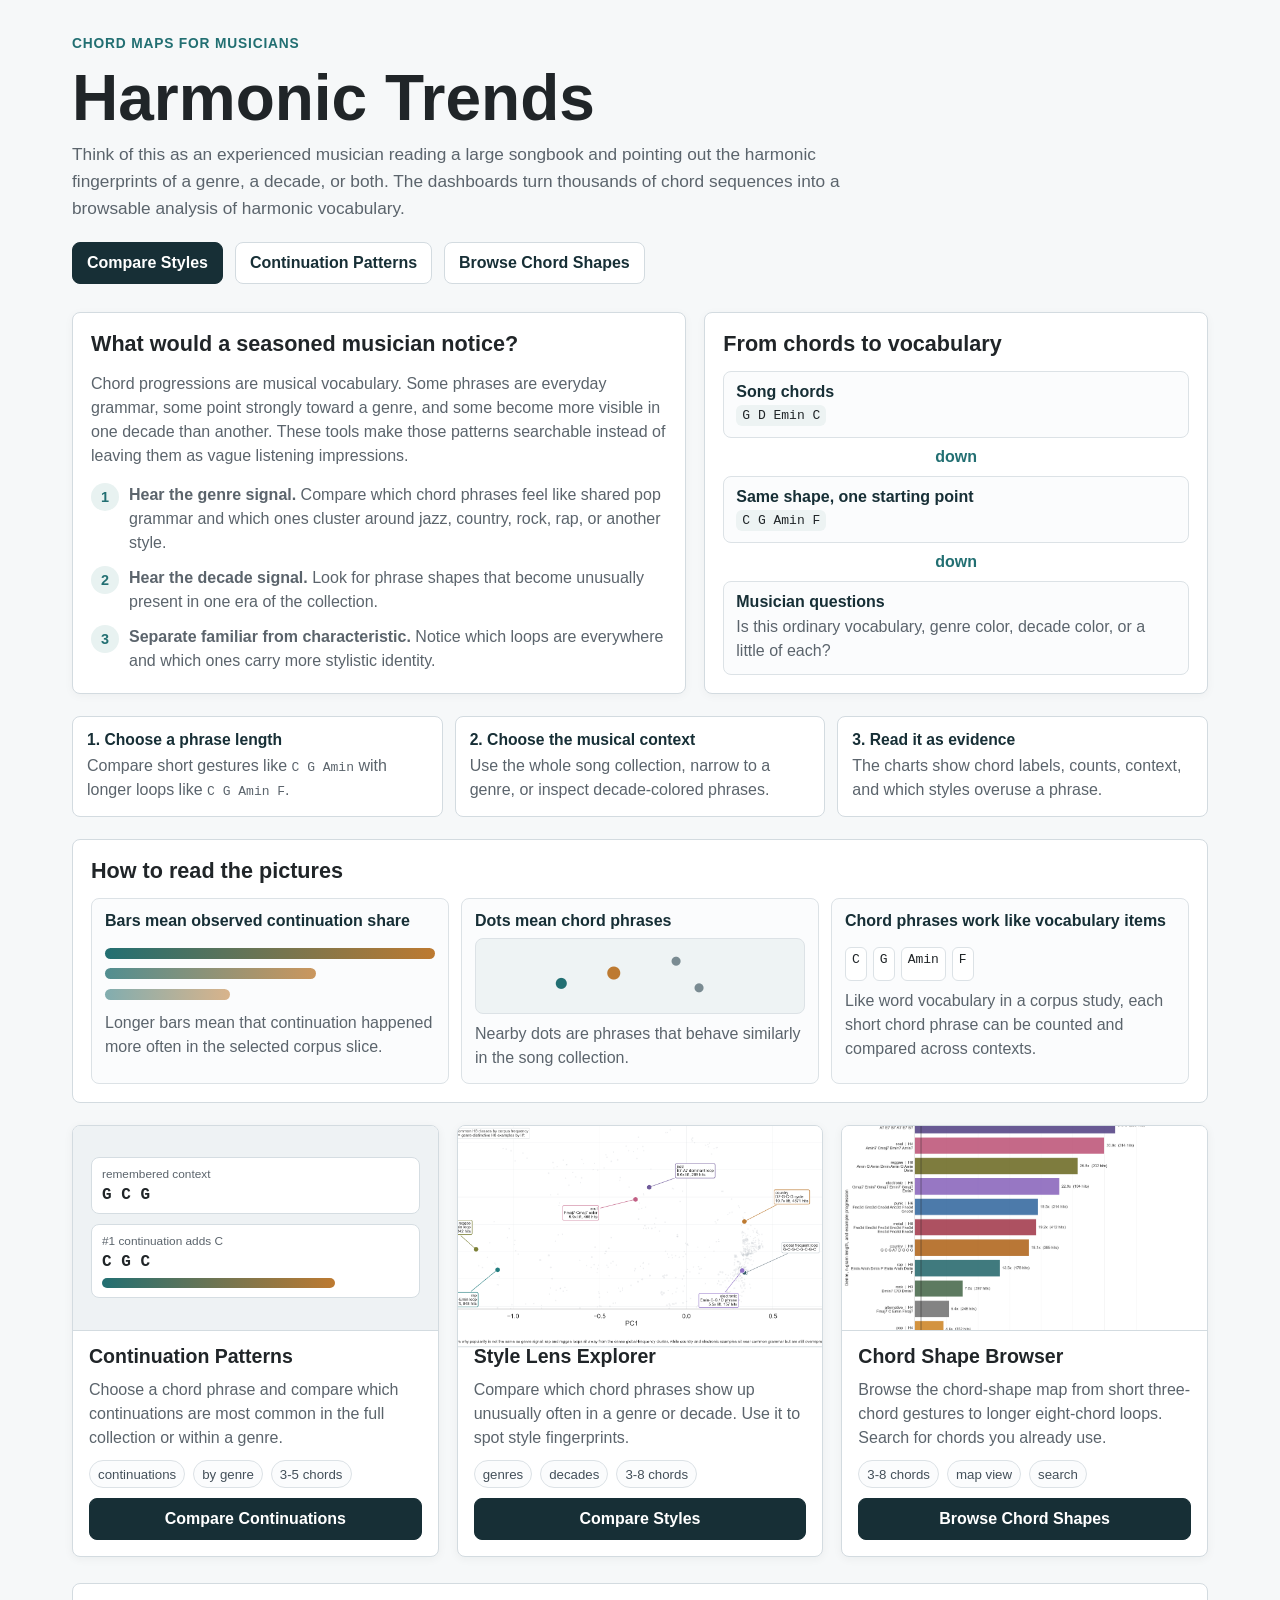
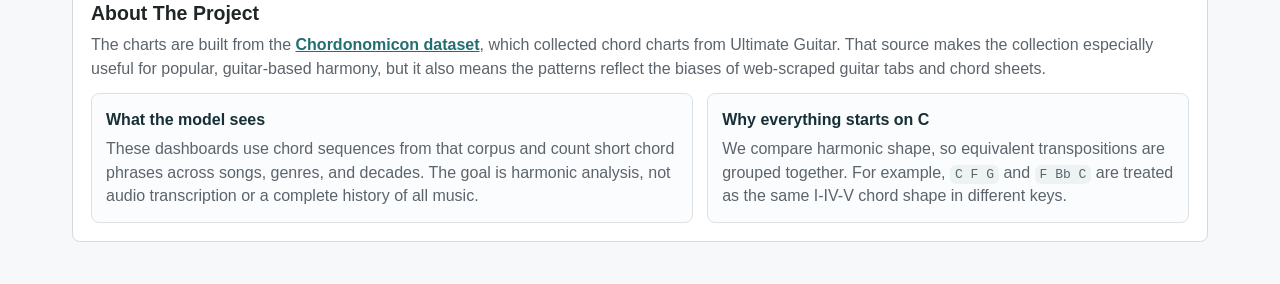
<file: spaces/harmonic-trends/index.html>
<!doctype html>
<html lang="en">
<head>
  <meta charset="utf-8">
  <meta name="viewport" content="width=device-width, initial-scale=1">
  <title>Harmonic Trends</title>
  <style>
    :root {
      color-scheme: light;
      --ink: #202528;
      --muted: #5b646c;
      --line: #d3dbe0;
      --panel: #ffffff;
      --teal: #226f72;
      --dark: #172f36;
      --warm: #bd7a31;
      font-family: -apple-system, BlinkMacSystemFont, "Segoe UI", sans-serif;
    }

    * {
      box-sizing: border-box;
    }

    body {
      margin: 0;
      background: #f6f8f9;
      color: var(--ink);
    }

    main {
      max-width: 1180px;
      margin: 0 auto;
      padding: 34px 22px 42px;
    }

    header {
      display: grid;
      gap: 12px;
      margin-bottom: 28px;
    }

    .kicker {
      margin: 0;
      color: var(--teal);
      font-size: 0.86rem;
      font-weight: 800;
      text-transform: uppercase;
      letter-spacing: 0.06em;
    }

    h1 {
      margin: 0;
      font-size: clamp(2rem, 5vw, 4.4rem);
      line-height: 0.98;
      letter-spacing: 0;
    }

    .lede {
      max-width: 820px;
      margin: 0;
      color: var(--muted);
      font-size: 1.08rem;
      line-height: 1.55;
    }

    .actions {
      display: flex;
      flex-wrap: wrap;
      gap: 12px;
      margin-top: 8px;
    }

    a.button {
      display: inline-flex;
      align-items: center;
      justify-content: center;
      min-height: 42px;
      padding: 10px 14px;
      border-radius: 8px;
      border: 1px solid var(--dark);
      background: var(--dark);
      color: #fff;
      text-decoration: none;
      font-weight: 700;
    }

    a.button:hover,
    a.button:focus-visible {
      filter: brightness(1.06);
      outline: 3px solid rgba(34, 111, 114, 0.18);
      outline-offset: 2px;
    }

    a.button.secondary {
      background: #fff;
      color: var(--dark);
      border-color: var(--line);
    }

    .guide {
      display: grid;
      grid-template-columns: repeat(3, minmax(0, 1fr));
      gap: 12px;
      margin: 0 0 22px;
    }

    .guide-item {
      border: 1px solid var(--line);
      border-radius: 8px;
      background: var(--panel);
      padding: 14px;
    }

    .guide-item strong {
      display: block;
      margin-bottom: 5px;
      color: var(--dark);
      font-size: 0.98rem;
    }

    .why {
      display: grid;
      grid-template-columns: minmax(0, 1fr) minmax(320px, 0.82fr);
      gap: 18px;
      align-items: stretch;
      margin: 0 0 22px;
    }

    .why-copy,
    .diagram {
      border: 1px solid var(--line);
      border-radius: 8px;
      background: var(--panel);
      box-shadow: 0 2px 10px rgba(22, 30, 38, 0.04);
    }

    .why-copy {
      padding: 18px;
      display: grid;
      gap: 12px;
    }

    .why-copy h2,
    .diagram h2,
    .read-guide h2 {
      margin: 0;
      font-size: 1.35rem;
    }

    .use-list {
      display: grid;
      gap: 10px;
      margin: 0;
      padding: 0;
      list-style: none;
    }

    .use-list li {
      display: grid;
      grid-template-columns: 28px minmax(0, 1fr);
      gap: 10px;
      align-items: start;
      color: var(--muted);
      line-height: 1.45;
    }

    .use-list span {
      display: inline-flex;
      align-items: center;
      justify-content: center;
      width: 28px;
      height: 28px;
      border-radius: 50%;
      background: #e8f2f1;
      color: var(--teal);
      font-weight: 800;
      font-size: 0.9rem;
    }

    .diagram {
      padding: 18px;
      display: grid;
      gap: 14px;
    }

    .flow {
      display: grid;
      gap: 10px;
    }

    .flow-step {
      border: 1px solid #dce2e6;
      border-radius: 8px;
      background: #fbfcfd;
      padding: 11px 12px;
      display: grid;
      gap: 4px;
    }

    .flow-step strong {
      color: var(--dark);
    }

    .flow-step code {
      width: fit-content;
      border-radius: 6px;
      background: #edf3f3;
      padding: 3px 6px;
      color: var(--ink);
    }

    .arrow {
      justify-self: center;
      color: var(--teal);
      font-weight: 800;
    }

    .read-guide {
      margin: 0 0 22px;
      padding: 18px;
      border: 1px solid var(--line);
      border-radius: 8px;
      background: var(--panel);
      display: grid;
      gap: 14px;
    }

    .read-grid {
      display: grid;
      grid-template-columns: repeat(3, minmax(0, 1fr));
      gap: 12px;
    }

    .read-card {
      border: 1px solid #dce2e6;
      border-radius: 8px;
      padding: 13px;
      background: #fbfcfd;
      display: grid;
      gap: 8px;
    }

    .read-card strong {
      color: var(--dark);
    }

    .sample-map {
      height: 76px;
      border-radius: 8px;
      border: 1px solid #dce2e6;
      background:
        radial-gradient(circle at 26% 60%, #226f72 0 5px, transparent 6px),
        radial-gradient(circle at 42% 46%, #bd7a31 0 6px, transparent 7px),
        radial-gradient(circle at 61% 30%, #7a8b92 0 4px, transparent 5px),
        radial-gradient(circle at 68% 66%, #7a8b92 0 4px, transparent 5px),
        linear-gradient(#eef3f4, #eef3f4);
    }

    .sample-bars {
      display: grid;
      gap: 6px;
    }

    .sample-bar {
      height: 11px;
      border-radius: 999px;
      background: linear-gradient(90deg, var(--teal), var(--warm));
    }

    .sample-bar:nth-child(2) {
      width: 64%;
      opacity: 0.78;
    }

    .sample-bar:nth-child(3) {
      width: 38%;
      opacity: 0.56;
    }

    .sample-token {
      display: flex;
      flex-wrap: wrap;
      gap: 6px;
    }

    .sample-token code {
      border: 1px solid #dce2e6;
      border-radius: 6px;
      background: #fff;
      padding: 4px 6px;
    }

    .grid {
      display: grid;
      grid-template-columns: repeat(3, minmax(0, 1fr));
      gap: 18px;
    }

    .card {
      display: grid;
      gap: 14px;
      align-content: start;
      min-height: 100%;
      border: 1px solid var(--line);
      border-radius: 8px;
      background: var(--panel);
      overflow: hidden;
      box-shadow: 0 2px 10px rgba(22, 30, 38, 0.05);
    }

    .card img {
      width: 100%;
      aspect-ratio: 16 / 9;
      object-fit: cover;
      object-position: center;
      border-bottom: 1px solid var(--line);
      background: #eef2f4;
    }

    .card img.embedding-thumb {
      object-position: 52% 42%;
      transform: scale(1.16);
    }

    .card img.genre-thumb {
      object-position: 52% 34%;
    }

    .preview {
      aspect-ratio: 16 / 9;
      border-bottom: 1px solid var(--line);
      background: #eef2f4;
      padding: 18px;
      display: grid;
      align-content: center;
      gap: 10px;
    }

    .mini-context,
    .mini-row {
      border: 1px solid #d5dde2;
      border-radius: 8px;
      background: #fff;
      padding: 9px 10px;
    }

    .mini-context span,
    .mini-row span {
      display: block;
      color: var(--muted);
      font-size: 0.74rem;
      margin-bottom: 4px;
    }

    .mini-context code,
    .mini-row code {
      color: var(--ink);
      font-family: ui-monospace, SFMono-Regular, Menlo, Consolas, monospace;
      font-weight: 700;
    }

    .mini-bar {
      height: 10px;
      border-radius: 999px;
      background: linear-gradient(90deg, var(--teal), var(--warm));
      margin-top: 7px;
      width: 76%;
    }

    .card-body {
      display: grid;
      gap: 10px;
      padding: 0 16px 16px;
    }

    h2 {
      margin: 0;
      font-size: 1.22rem;
      line-height: 1.2;
    }

    p {
      margin: 0;
      color: var(--muted);
      line-height: 1.5;
    }

    .tag-row {
      display: flex;
      flex-wrap: wrap;
      gap: 8px;
    }

    .tag {
      display: inline-flex;
      align-items: center;
      min-height: 28px;
      padding: 4px 8px;
      border: 1px solid #dce2e6;
      border-radius: 999px;
      background: #fbfcfd;
      color: #44505a;
      font-size: 0.83rem;
    }

    .section {
      margin-top: 26px;
      padding: 18px;
      border: 1px solid var(--line);
      border-radius: 8px;
      background: var(--panel);
    }

    .section h2 {
      margin-bottom: 8px;
    }

    .source-grid {
      display: grid;
      grid-template-columns: minmax(0, 1fr) minmax(280px, 0.8fr);
      gap: 14px;
      margin-top: 12px;
    }

    .source-card {
      border: 1px solid #dbe1e5;
      border-radius: 8px;
      background: #fbfcfd;
      padding: 14px;
      color: var(--muted);
      line-height: 1.48;
    }

    .source-card strong {
      display: block;
      margin-bottom: 5px;
      color: var(--dark);
    }

    .source-card code {
      border-radius: 6px;
      background: #edf3f3;
      padding: 2px 5px;
    }

    .section a {
      color: var(--teal);
      font-weight: 800;
    }

    @media (max-width: 980px) {
      .why {
        grid-template-columns: 1fr;
      }

      .read-grid,
      .source-grid {
        grid-template-columns: 1fr;
      }

      .grid {
        grid-template-columns: repeat(2, minmax(0, 1fr));
      }
    }

    @media (max-width: 720px) {
      main {
        padding: 24px 14px 34px;
      }

      header {
        gap: 10px;
        margin-bottom: 20px;
      }

      h1 {
        font-size: clamp(2.4rem, 14vw, 3.25rem);
        line-height: 1;
      }

      .lede {
        font-size: 1rem;
      }

      .actions {
        display: grid;
        grid-template-columns: 1fr;
      }

      a.button {
        width: 100%;
        min-height: 46px;
      }

      .preview,
      .card img {
        aspect-ratio: 4 / 3;
      }

      .guide {
        grid-template-columns: 1fr;
        gap: 10px;
      }

      .why-copy,
      .diagram,
      .read-guide {
        padding: 14px;
      }

      .grid {
        grid-template-columns: 1fr;
        gap: 14px;
      }

      .section {
        padding: 14px;
      }
    }
  </style>
</head>
<body>
  <main>
    <header>
      <p class="kicker">Chord maps for musicians</p>
      <h1>Harmonic Trends</h1>
      <p class="lede">
        Think of this as an experienced musician reading a large songbook and
        pointing out the harmonic fingerprints of a genre, a decade, or both.
        The dashboards turn thousands of chord sequences into a browsable
        analysis of harmonic vocabulary.
      </p>
      <div class="actions">
        <a class="button" href="h8_harmonic_embedding_interactive.html">Compare Styles</a>
        <a class="button secondary" href="harmonic_continuation_explorer.html">Continuation Patterns</a>
        <a class="button secondary" href="ngram_embedding_explorer.html">Browse Chord Shapes</a>
      </div>
    </header>

    <section class="why" aria-label="Why this matters">
      <div class="why-copy">
        <h2>What would a seasoned musician notice?</h2>
        <p>
          Chord progressions are musical vocabulary. Some phrases are everyday
          grammar, some point strongly toward a genre, and some become more
          visible in one decade than another. These tools make those patterns
          searchable instead of leaving them as vague listening impressions.
        </p>
        <ul class="use-list">
          <li><span>1</span><p><strong>Hear the genre signal.</strong> Compare which chord phrases feel like shared pop grammar and which ones cluster around jazz, country, rock, rap, or another style.</p></li>
          <li><span>2</span><p><strong>Hear the decade signal.</strong> Look for phrase shapes that become unusually present in one era of the collection.</p></li>
          <li><span>3</span><p><strong>Separate familiar from characteristic.</strong> Notice which loops are everywhere and which ones carry more stylistic identity.</p></li>
        </ul>
      </div>
      <div class="diagram" aria-label="Chord vocabulary flow">
        <h2>From chords to vocabulary</h2>
        <div class="flow">
          <div class="flow-step">
            <strong>Song chords</strong>
            <code>G D Emin C</code>
          </div>
          <div class="arrow">down</div>
          <div class="flow-step">
            <strong>Same shape, one starting point</strong>
            <code>C G Amin F</code>
          </div>
          <div class="arrow">down</div>
          <div class="flow-step">
            <strong>Musician questions</strong>
            <p>Is this ordinary vocabulary, genre color, decade color, or a little of each?</p>
          </div>
        </div>
      </div>
    </section>

    <section class="guide" aria-label="How to start">
      <div class="guide-item">
        <strong>1. Choose a phrase length</strong>
        <p>Compare short gestures like <code>C G Amin</code> with longer loops like <code>C G Amin F</code>.</p>
      </div>
      <div class="guide-item">
        <strong>2. Choose the musical context</strong>
        <p>Use the whole song collection, narrow to a genre, or inspect decade-colored phrases.</p>
      </div>
      <div class="guide-item">
        <strong>3. Read it as evidence</strong>
        <p>The charts show chord labels, counts, context, and which styles overuse a phrase.</p>
      </div>
    </section>

    <section class="read-guide" aria-label="How to read the views">
      <h2>How to read the pictures</h2>
      <div class="read-grid">
        <div class="read-card">
          <strong>Bars mean observed continuation share</strong>
          <div class="sample-bars" aria-hidden="true">
            <div class="sample-bar"></div>
            <div class="sample-bar"></div>
            <div class="sample-bar"></div>
          </div>
          <p>Longer bars mean that continuation happened more often in the selected corpus slice.</p>
        </div>
        <div class="read-card">
          <strong>Dots mean chord phrases</strong>
          <div class="sample-map" aria-hidden="true"></div>
          <p>Nearby dots are phrases that behave similarly in the song collection.</p>
        </div>
        <div class="read-card">
          <strong>Chord phrases work like vocabulary items</strong>
          <div class="sample-token" aria-hidden="true">
            <code>C</code><code>G</code><code>Amin</code><code>F</code>
          </div>
          <p>Like word vocabulary in a corpus study, each short chord phrase can be counted and compared across contexts.</p>
        </div>
      </div>
    </section>

    <section class="grid" aria-label="Interactive modules">
      <article class="card">
        <div class="preview" aria-hidden="true">
          <div class="mini-context">
            <span>remembered context</span>
            <code>G C G</code>
          </div>
          <div class="mini-row">
            <span>#1 continuation adds C</span>
            <code>C G C</code>
            <div class="mini-bar"></div>
          </div>
        </div>
        <div class="card-body">
          <h2>Continuation Patterns</h2>
          <p>
            Choose a chord phrase and compare which continuations are most
            common in the full collection or within a genre.
          </p>
          <div class="tag-row">
            <span class="tag">continuations</span>
            <span class="tag">by genre</span>
            <span class="tag">3-5 chords</span>
          </div>
          <a class="button" href="harmonic_continuation_explorer.html">Compare Continuations</a>
        </div>
      </article>

      <article class="card">
        <img class="embedding-thumb" src="assets/harmonic_embedding_pca.png" alt="H8 harmonic embedding with genre-signature callouts">
        <div class="card-body">
          <h2>Style Lens Explorer</h2>
          <p>
            Compare which chord phrases show up unusually often in a genre or
            decade. Use it to spot style fingerprints.
          </p>
          <div class="tag-row">
            <span class="tag">genres</span>
            <span class="tag">decades</span>
            <span class="tag">3-8 chords</span>
          </div>
          <a class="button" href="h8_harmonic_embedding_interactive.html">Compare Styles</a>
        </div>
      </article>

      <article class="card">
        <img class="genre-thumb" src="assets/genre_distinctive_ngrams.png" alt="Bar chart of distinctive chord phrases by genre">
        <div class="card-body">
          <h2>Chord Shape Browser</h2>
          <p>
            Browse the chord-shape map from short three-chord gestures to
            longer eight-chord loops. Search for chords you already use.
          </p>
          <div class="tag-row">
            <span class="tag">3-8 chords</span>
            <span class="tag">map view</span>
            <span class="tag">search</span>
          </div>
          <a class="button" href="ngram_embedding_explorer.html">Browse Chord Shapes</a>
        </div>
      </article>
    </section>

    <section class="section">
      <h2>About The Project</h2>
      <p>
        The charts are built from the <a href="https://arxiv.org/pdf/2410.22046">Chordonomicon dataset</a>,
        which collected chord charts from Ultimate Guitar. That source makes
        the collection especially useful for popular, guitar-based harmony, but
        it also means the patterns reflect the biases of web-scraped guitar
        tabs and chord sheets.
      </p>
      <div class="source-grid">
        <div class="source-card">
          <strong>What the model sees</strong>
          These dashboards use chord sequences from that corpus and count short
          chord phrases across songs, genres, and decades. The goal is harmonic
          analysis, not audio transcription or a complete history of all music.
        </div>
        <div class="source-card">
          <strong>Why everything starts on C</strong>
          We compare harmonic shape, so equivalent transpositions are grouped
          together. For example, <code>C F G</code> and <code>F Bb C</code>
          are treated as the same I-IV-V chord shape in different keys.
        </div>
      </div>
    </section>
  </main>
</body>
</html>
</file>
